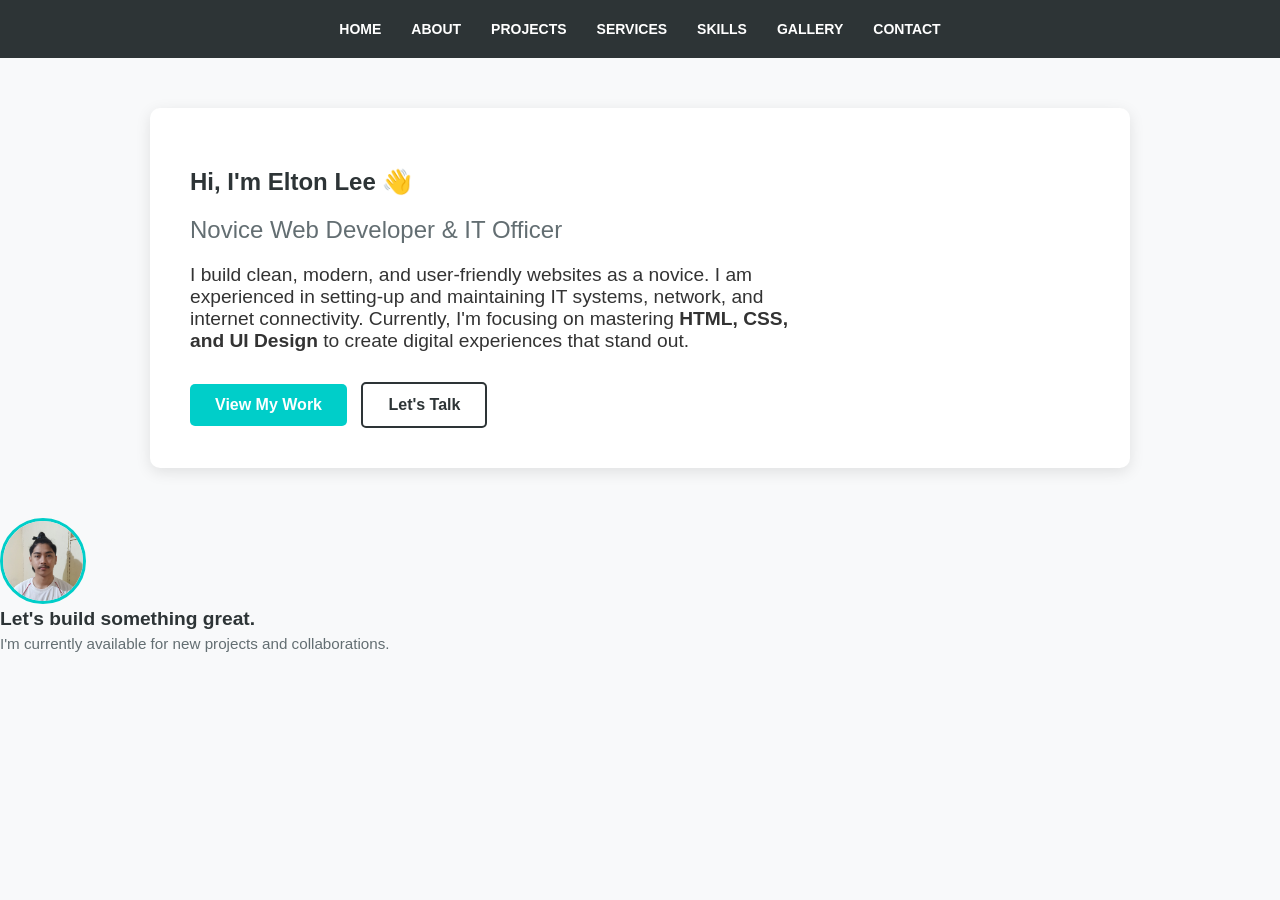
<file: index.html>
<!DOCTYPE html>
<html lang="en">
<head>
    <meta charset="UTF-8">
    <meta name="viewport" content="width=device-width, initial-scale=1.0">
    <link rel="stylesheet" href="style.css">
    <title>My Portfolio</title>
</head>
<body>

    <nav>
        <ul>
            <li><a href="index.html">Home</a></li>
            <li><a href="about.html">About</a></li>
            <li><a href="projects.html">Projects</a></li>
            <li><a href="services.html">Services</a></li>
            <li><a href="skills.html">Skills</a></li>
            <li><a href="testimonials.html">Gallery</a></li>
            <li><a href="contact.html">Contact</a></li>
        </ul>
    </nav>

    <div class="container">
    <section class="hero">
        <h1>Hi, I'm Elton Lee 👋</h1>
        <h2> Novice Web Developer & IT Officer </h2>
        
        <p>
           I build clean, modern, and user-friendly websites as a novice. I am experienced in setting-up and maintaining IT systems, network, and internet connectivity. Currently, I'm focusing on mastering <strong>HTML, CSS, and UI Design</strong> to create digital experiences that stand out.
        </p>

        <div class="cta-buttons">
            <a href="projects.html" class="btn-primary">View My Work</a>
            <a href="contact.html" class="btn-secondary">Let's Talk</a>
        </div>
    </section>
</div>

<div class="profile-footer">
        <img src="me.jpg" alt="Photo of Me" class="footer-avatar">
        <div class="footer-text">
            <h3>Let's build something great.</h3>
            <p>I'm currently available for new projects and collaborations.</p>
        </div>
    </div>
</div>

</body>
</html>
</file>
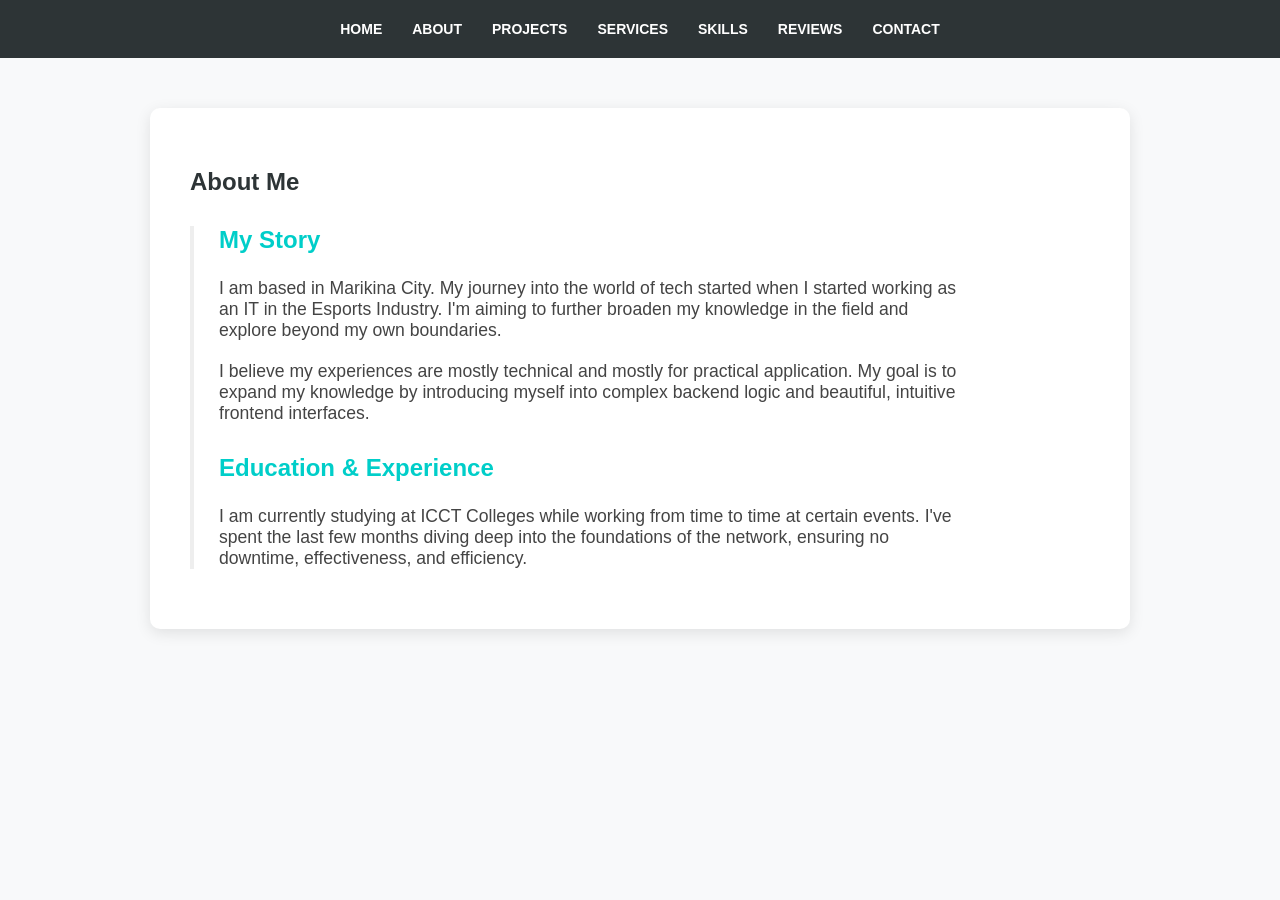
<file: about.html>
<!DOCTYPE html>
<html lang="en">
<head>
    <meta charset="UTF-8">
    <meta name="viewport" content="width=device-width, initial-scale=1.0">
    <link rel="stylesheet" href="style.css">
    <title>My Portfolio</title>
</head>
<body>

    <nav>
        <ul>
            <li><a href="index.html">Home</a></li>
            <li><a href="about.html">About</a></li>
            <li><a href="projects.html">Projects</a></li>
            <li><a href="services.html">Services</a></li>
            <li><a href="skills.html">Skills</a></li>
            <li><a href="testimonials.html">Reviews</a></li>
            <li><a href="contact.html">Contact</a></li>
        </ul>
    </nav>

<div class="container">
    <section class="about-section">
        <h1>About Me</h1>
        
        <div class="about-content">
            <div class="about-text">
                <h3>My Story</h3>
                <p>
                    I am based in Marikina City. My journey into the world of tech started when I started working as an IT in the Esports Industry. I'm aiming to further broaden my knowledge in the field and explore beyond my own boundaries.
                </p>
                <p>
                    I believe my experiences are mostly technical and mostly for practical application. My goal is to expand my knowledge by introducing myself into complex backend logic and beautiful, intuitive frontend interfaces.
                </p>

                <h3>Education & Experience</h3>
                <p>
                    I am currently studying at ICCT Colleges while working from time to time at certain events. I've spent the last few months diving deep into the foundations of the network, ensuring no downtime, effectiveness, and efficiency.
                </p>
            </div>
        </div>
    </section>
</div>

</body>
</html>
</file>
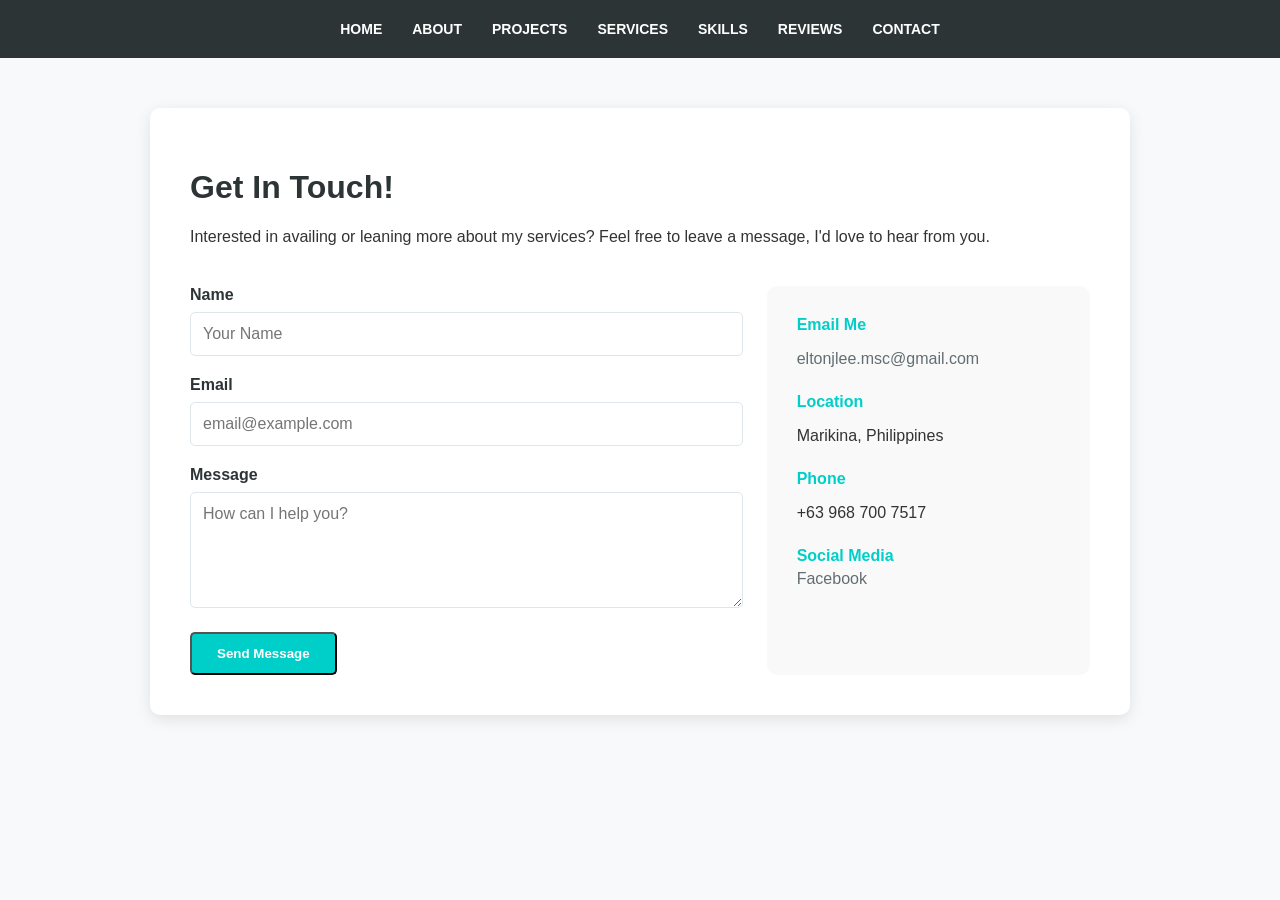
<file: contact.html>
<!DOCTYPE html>
<html lang="en">
<head>
    <meta charset="UTF-8">
    <meta name="viewport" content="width=device-width, initial-scale=1.0">
    <link rel="stylesheet" href="style.css">
    <title>My Portfolio</title>
</head>
<body>

    <nav>
        <ul>
            <li><a href="index.html">Home</a></li>
            <li><a href="about.html">About</a></li>
            <li><a href="projects.html">Projects</a></li>
            <li><a href="services.html">Services</a></li>
            <li><a href="skills.html">Skills</a></li>
            <li><a href="testimonials.html">Reviews</a></li>
            <li><a href="contact.html">Contact</a></li>
        </ul>
    </nav>

<div class="container">
    <h1>Get In Touch!</h1>
    <p>Interested in availing or leaning more about my services? Feel free to leave a message, I'd love to hear from you.</p>

    <div class="contact-wrapper">
        <div class="contact-form">
            <form>
                <div class="form-group">
                    <label>Name</label>
                    <input type="text" placeholder="Your Name">
                </div>
                <div class="form-group">
                    <label>Email</label>
                    <input type="email" placeholder="email@example.com">
                </div>
                <div class="form-group">
                    <label>Message</label>
                    <textarea rows="5" placeholder="How can I help you?"></textarea>
                </div>
                <button type="button" class="btn-primary">Send Message</button>
            </form>
        </div>

        <div class="contact-info">
            <div class="info-item">
                <h4>Email Me</h4>
                <p><a href="mailto:eltonjlee.msc@gmail.com" style="color: #636e72; 
                text-decoration: none;">eltonjlee.msc@gmail.com</a></p>
            </div>
            <div class="info-item">
                <h4>Location</h4>
                <p>Marikina, Philippines</p>
            </div>
            <div class="info-item">
                <h4>Phone</h4>
                <p>+63 968 700 7517</p>
            </div>
            <div class="info-item">
    <h4>Social Media</h4>
    <div class="social-links">
        <a href="https://www.facebook.com/unrthdx.tzy/" target="_blank">Facebook</a>
    </div>
</div>

</body>
</html>
</file>
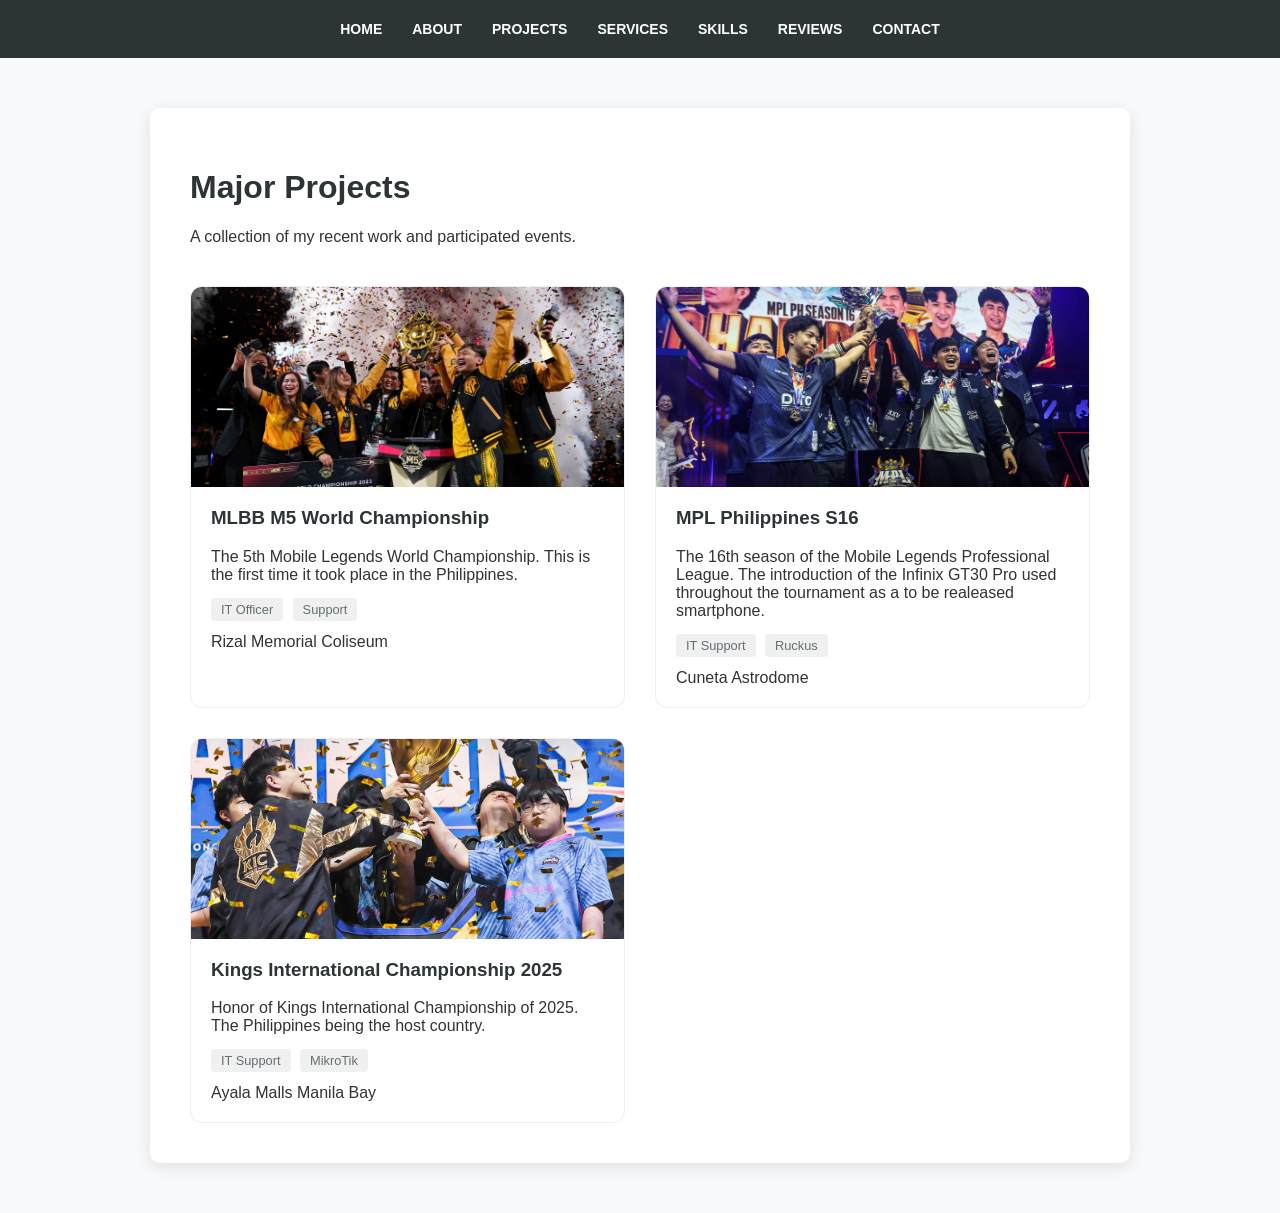
<file: projects.html>
<!DOCTYPE html>
<html lang="en">
<head>
    <meta charset="UTF-8">
    <meta name="viewport" content="width=device-width, initial-scale=1.0">
    <link rel="stylesheet" href="style.css">
    <title>My Portfolio</title>
</head>
<body>

    <nav>
        <ul>
            <li><a href="index.html">Home</a></li>
            <li><a href="about.html">About</a></li>
            <li><a href="projects.html">Projects</a></li>
            <li><a href="services.html">Services</a></li>
            <li><a href="skills.html">Skills</a></li>
            <li><a href="testimonials.html">Reviews</a></li>
            <li><a href="contact.html">Contact</a></li>
        </ul>
    </nav>

<div class="container">
    <h1>Major Projects</h1>
    <p>A collection of my recent work and participated events.</p>

    <div class="project-grid">
        <div class="project-card">
            <div class="project-image">
                <img src="project1.jpg" alt="MLBB M5 WC Site Preview">
            </div>
            <div class="project-info">
                <h3>MLBB M5 World Championship</h3>
                <p>The 5th Mobile Legends World Championship. This is the first time it took place in the Philippines.</p>
                <div class="tags">
                    <span>IT Officer</span>
                    <span>Support</span>
                </div>
                <div class="project-status">Rizal Memorial Coliseum</div>
            </div>
        </div>

        <div class="project-card">
            <div class="project-image">
                <img src="project2.jpg" alt="MPL S16 Site Preview">
            </div>
            <div class="project-info">
                <h3>MPL Philippines S16</h3>
                <p>The 16th season of the Mobile Legends Professional League. The introduction of the Infinix GT30 Pro used throughout the tournament as a to be realeased smartphone. </p>
                <div class="tags">
                    <span>IT Support</span>
                    <span>Ruckus</span>
                </div>
                <div class="project-status">Cuneta Astrodome</div>
            </div>
        </div>

        <div class="project-card">
            <div class="project-image">
                <img src="project3.png" alt="HOK KIC Site Preview">
            </div>
            <div class="project-info">
                <h3>Kings International Championship 2025</h3>
                <p>Honor of Kings International Championship of 2025. The Philippines being the host country.</p>
                <div class="tags">
                    <span>IT Support</span>
                    <span>MikroTik</span>
                </div>
                <div class="project-status">Ayala Malls Manila Bay</div>
            </div>
        </div>
    </div>
</div>

</body>
</html>
</file>
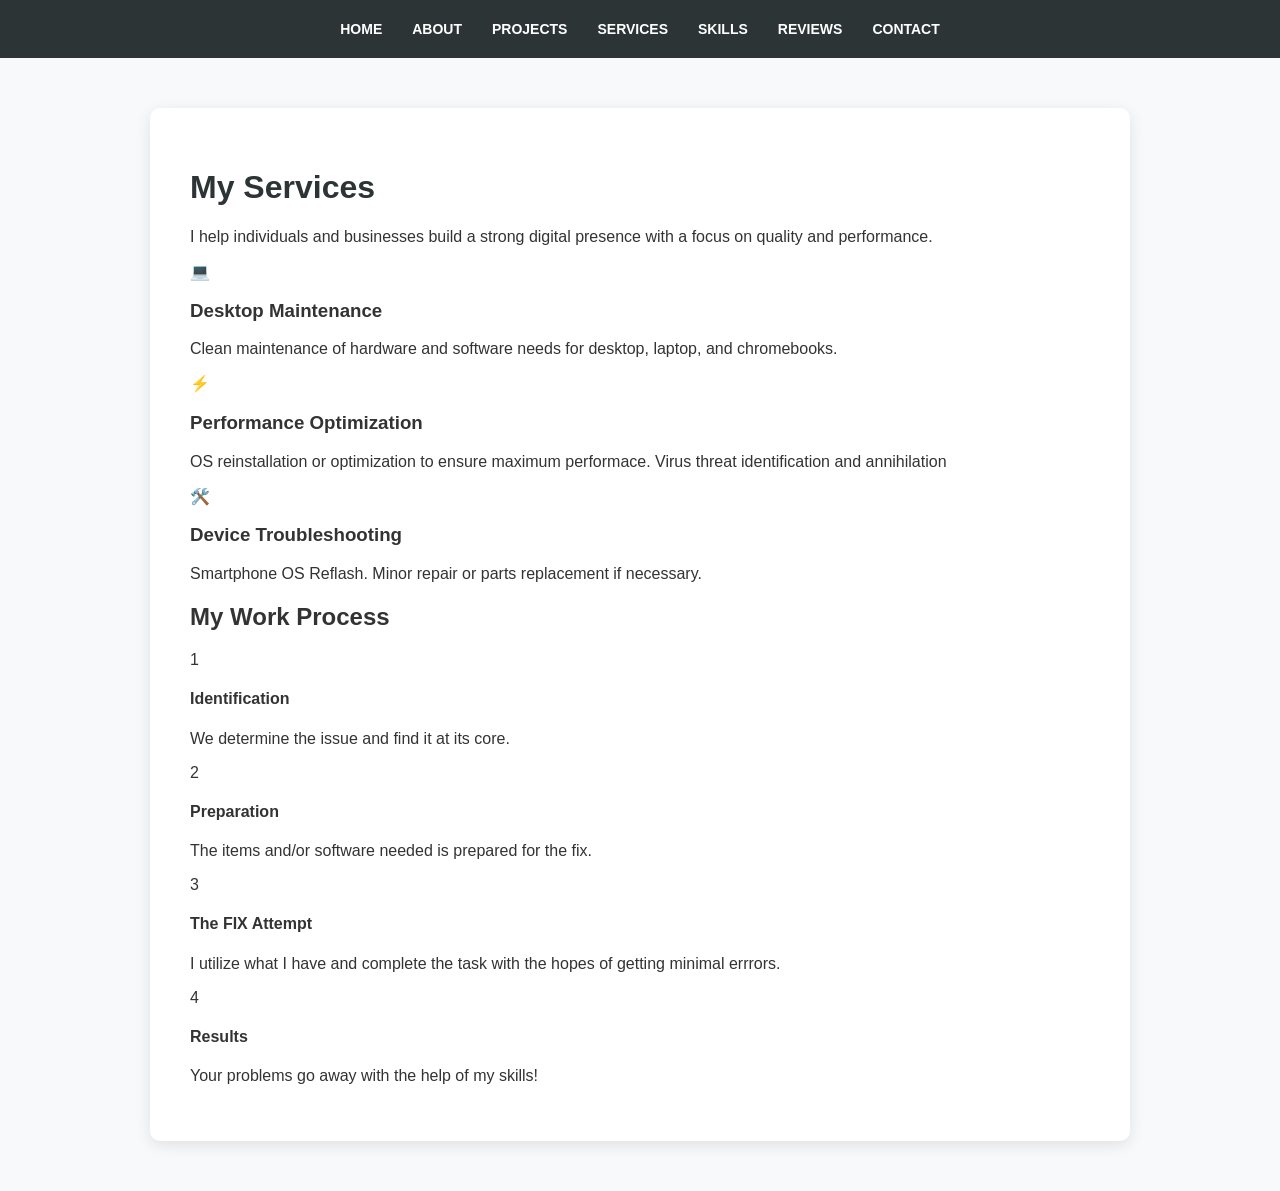
<file: services.html>
<!DOCTYPE html>
<html lang="en">
<head>
    <meta charset="UTF-8">
    <meta name="viewport" content="width=device-width, initial-scale=1.0">
    <link rel="stylesheet" href="style.css">
    <title>My Portfolio</title>
</head>
<body>

    <nav>
        <ul>
            <li><a href="index.html">Home</a></li>
            <li><a href="about.html">About</a></li>
            <li><a href="projects.html">Projects</a></li>
            <li><a href="services.html">Services</a></li>
            <li><a href="skills.html">Skills</a></li>
            <li><a href="testimonials.html">Reviews</a></li>
            <li><a href="contact.html">Contact</a></li>
        </ul>
    </nav>

<div class="container">
    <h1>My Services</h1>
    <p>I help individuals and businesses build a strong digital presence with a focus on quality and performance.</p>

    <div class="services-grid">
        <div class="service-card">
            <div class="service-icon">💻</div>
            <h3>Desktop Maintenance</h3>
            <p>Clean maintenance of hardware and software needs for desktop, laptop, and chromebooks.</p>
        </div>

        <div class="service-card">
            <div class="service-icon">⚡</div>
            <h3>Performance Optimization</h3>
            <p>OS reinstallation or optimization to ensure maximum performace. Virus threat identification and annihilation</p>
        </div>

        <div class="service-card">
            <div class="service-icon">🛠️</div>
            <h3>Device Troubleshooting</h3>
            <p>Smartphone OS Reflash. Minor repair or parts replacement if necessary.</p>
        </div>
    </div>

<div class="process-section">
        <h2>My Work Process</h2>
        <div class="process-steps">
            <div class="step">
                <span>1</span>
                <h4>Identification</h4>
                <p>We determine the issue and find it at its core.</p>
            </div>
            <div class="step">
                <span>2</span>
                <h4>Preparation</h4>
                <p>The items and/or software needed is prepared for the fix.</p>
            </div>
            <div class="step">
                <span>3</span>
                <h4>The FIX Attempt</h4>
                <p>I utilize what I have and complete the task with the hopes of getting minimal errrors.</p>
            </div>
            <div class="step">
                <span>4</span>
                <h4>Results</h4>
                <p>Your problems go away with the help of my skills!</p>
            </div>
        </div>
    </div>
</div>

</body>
</html>
</file>
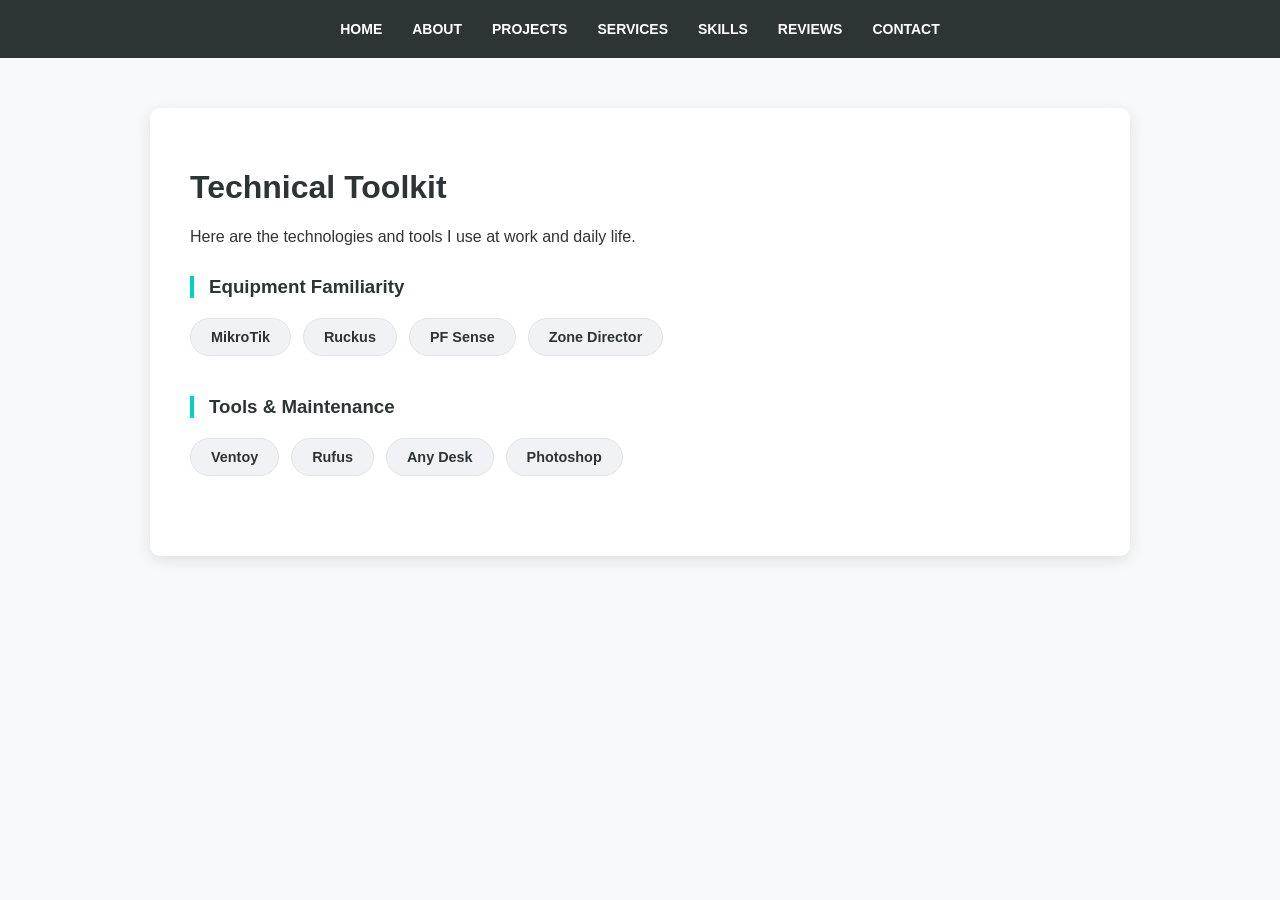
<file: skills.html>
<!DOCTYPE html>
<html lang="en">
<head>
    <meta charset="UTF-8">
    <meta name="viewport" content="width=device-width, initial-scale=1.0">
    <link rel="stylesheet" href="style.css">
    <title>My Portfolio</title>
</head>
<body>

    <nav>
        <ul>
            <li><a href="index.html">Home</a></li>
            <li><a href="about.html">About</a></li>
            <li><a href="projects.html">Projects</a></li>
            <li><a href="services.html">Services</a></li>
            <li><a href="skills.html">Skills</a></li>
            <li><a href="testimonials.html">Reviews</a></li>
            <li><a href="contact.html">Contact</a></li>
        </ul>
    </nav>

<div class="container">
    <h1>Technical Toolkit</h1>
    <p>Here are the technologies and tools I use at work and daily life.</p>

    <div class="skills-wrapper">
        <div class="skill-category">
            <h3>Equipment Familiarity</h3>
            <div class="skill-list">
                <span class="skill-badge">MikroTik</span>
                <span class="skill-badge">Ruckus</span>
                <span class="skill-badge">PF Sense</span>
                <span class="skill-badge">Zone Director</span>
            </div>
        </div>

        <div class="skill-category">
            <h3>Tools & Maintenance</h3>
            <div class="skill-list">
                <span class="skill-badge">Ventoy</span>
                <span class="skill-badge">Rufus</span>
                <span class="skill-badge">Any Desk</span>
                <span class="skill-badge">Photoshop</span>
            </div>
        </div>
    </div>
</div>

</body>
</html>
</file>
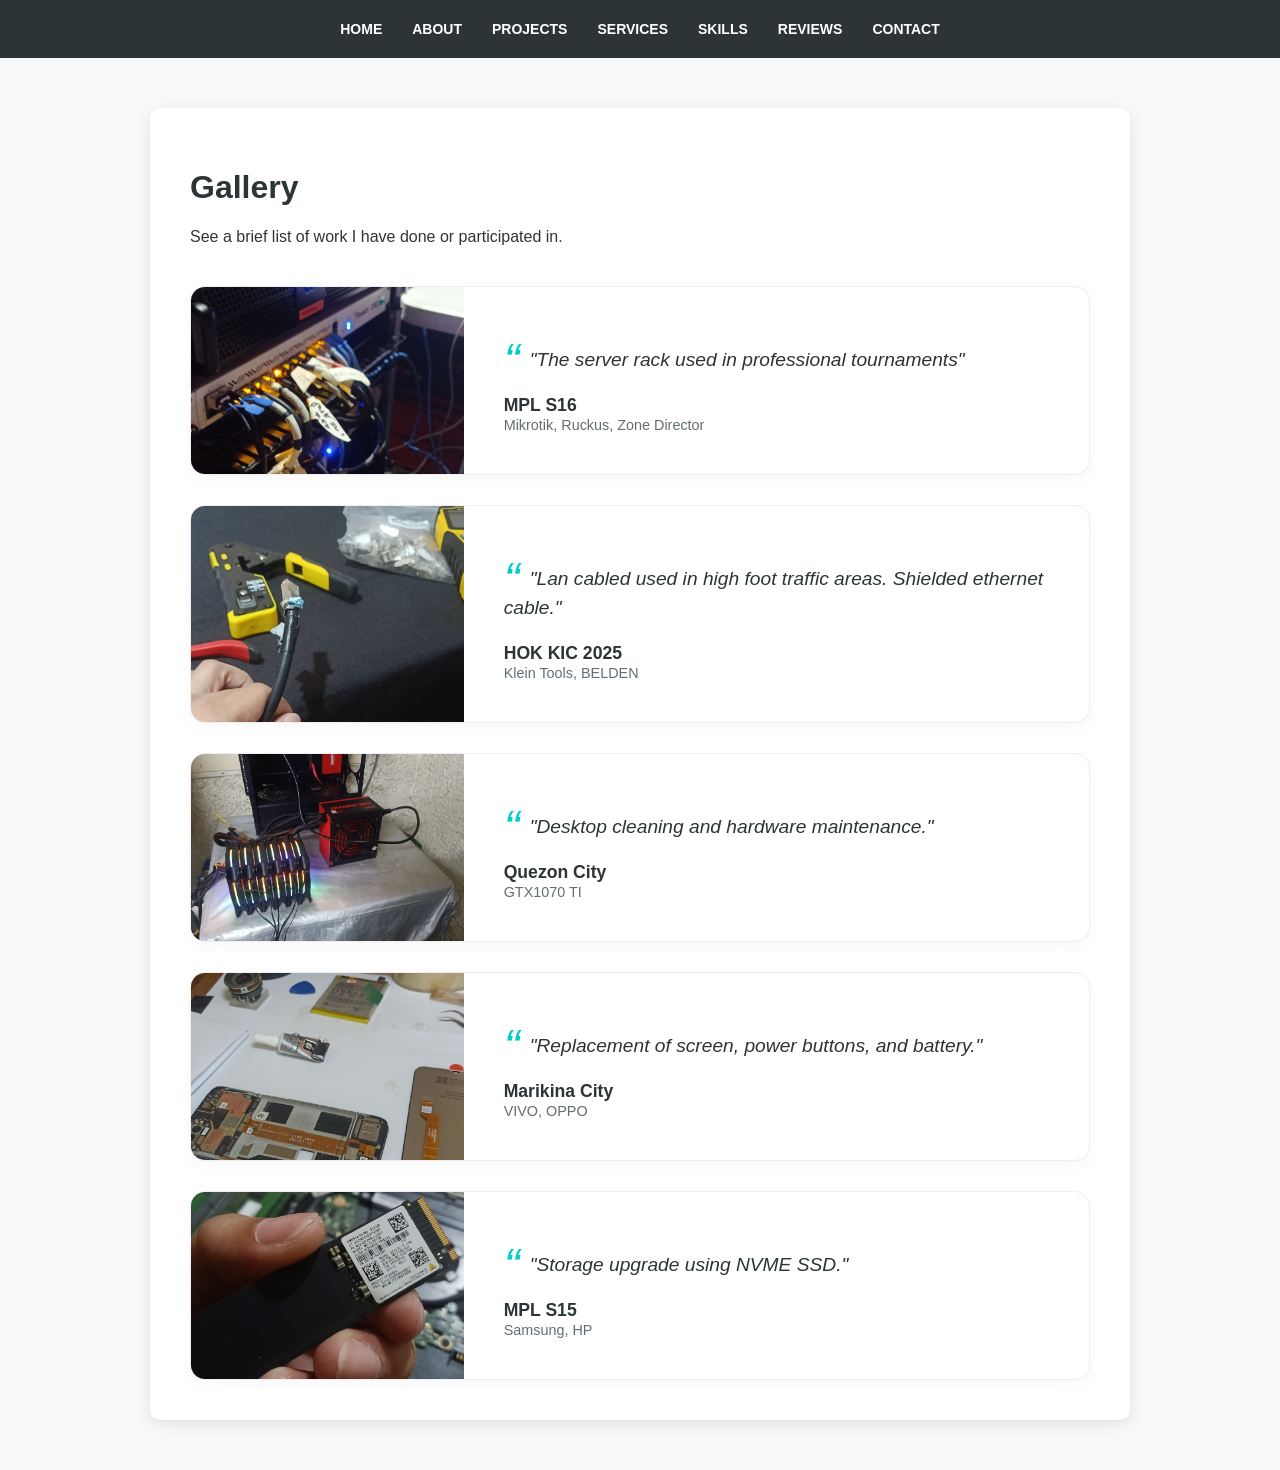
<file: testimonials.html>
<!DOCTYPE html>
<html lang="en">
<head>
    <meta charset="UTF-8">
    <meta name="viewport" content="width=device-width, initial-scale=1.0">
    <link rel="stylesheet" href="style.css">
    <title>My Portfolio</title>
</head>
<body>

    <nav>
        <ul>
            <li><a href="index.html">Home</a></li>
            <li><a href="about.html">About</a></li>
            <li><a href="projects.html">Projects</a></li>
            <li><a href="services.html">Services</a></li>
            <li><a href="skills.html">Skills</a></li>
            <li><a href="testimonials.html">Reviews</a></li>
            <li><a href="contact.html">Contact</a></li>
        </ul>
    </nav>

<div class="container">
    <h1>Gallery</h1>
    <p>See a brief list of work I have done or participated in.</p>



    <div class="reviews-gallery">
        <div class="review-card">
            <div class="review-image">
                <img src="project7.jpg" alt="Work for Client 1">
            </div>
            <div class="review-content">
                <p class="quote">"The server rack used in professional tournaments"</p>
                <div class="client-info">
                    <strong>MPL S16</strong>
                    <span>Mikrotik, Ruckus, Zone Director</span>
                </div>
            </div>
        </div>

        <div class="review-card">
            <div class="review-image">
                <img src="project4.jpg" alt="Work for Client 2">
            </div>
            <div class="review-content">
                <p class="quote">"Lan cabled used in high foot traffic areas. Shielded ethernet cable."</p>
                <div class="client-info">
                    <strong>HOK KIC 2025</strong>
                    <span>Klein Tools, BELDEN</span>
                </div>
            </div>
        </div>

        <div class="review-card">
            <div class="review-image">
                <img src="project9.jpg" alt="Work for Client 2">
            </div>
            <div class="review-content">
                <p class="quote">"Desktop cleaning and hardware maintenance."</p>
                <div class="client-info">
                    <strong>Quezon City</strong>
                    <span>GTX1070 TI
                </div>
            </div>
        </div>

        <div class="review-card">
            <div class="review-image">
                <img src="project5.jpg" alt="Work for Client 2">
            </div>
            <div class="review-content">
                <p class="quote">"Replacement of screen, power buttons, and battery."</p>
                <div class="client-info">
                    <strong>Marikina City</strong>
                    <span>VIVO, OPPO</span>
                </div>
            </div>
        </div>

        <div class="review-card">
            <div class="review-image">
                <img src="project6.jpg" alt="Work for Client 3">
            </div>
            <div class="review-content">
                <p class="quote">"Storage upgrade using NVME SSD."</p>
                <div class="client-info">
                    <strong>MPL S15</strong>
                    <span>Samsung, HP</span>
                </div>
            </div>
        </div>
    </div>
</div>

</body>
</html>
</file>
<file: style.css>
/* style.css */
body {
    font-family: 'Segoe UI', sans-serif;
    margin: 0;
    background-color: #f8f9fa;
    color: #333;
}

/* The 7-Tab Menu */
nav {
    background: #2d3436;
    padding: 15px 0;
    text-align: center;
    position: sticky;
    top: 0;
}

nav ul {
    list-style: none;
    padding: 0;
    margin: 0;
    display: flex;
    justify-content: center;
    flex-wrap: wrap; /* Keeps it from breaking on mobile */
}

nav li { margin: 5px 15px; }

nav a {
    color: white;
    text-decoration: none;
    font-weight: bold;
    font-size: 14px;
    text-transform: uppercase;
    transition: 0.3s;
}

nav a:hover { color: #00cec9; }

/* Content Box */
.container {
    max-width: 900px;
    margin: 50px auto;
    background: white;
    padding: 40px;
    border-radius: 10px;
    box-shadow: 0 4px 15px rgba(0,0,0,0.1);
}

h1 { color: #2d3436; }

/* Home Page Specific Styles */
.hero h2 {
    color: #636e72;
    font-weight: 400;
    margin-bottom: 20px;
}

.hero p {
    font-size: 1.2rem;
    max-width: 600px;
}

.cta-buttons {
    margin-top: 30px;
}

/* Button Styling */
.btn-primary, .btn-secondary {
    padding: 12px 25px;
    border-radius: 5px;
    text-decoration: none;
    font-weight: bold;
    display: inline-block;
    margin-right: 10px;
}

.btn-primary {
    background-color: #00cec9;
    color: white;
}

.btn-secondary {
    border: 2px solid #2d3436;
    color: #2d3436;
}

.btn-primary:hover { opacity: 0.8; }
.btn-secondary:hover { background: #2d3436; color: white; }

/* About Page Styling */
.about-section h3 {
    color: #00cec9;
    margin-top: 30px;
    font-size: 1.5rem;
}

.about-text p {
    margin-bottom: 20px;
    font-size: 1.1rem;
    color: #444;
    max-width: 750px; /* Keeps lines from being too long and hard to read */
}

/* Optional: Adding a subtle border-left to the story section */
.about-text {
    border-left: 4px solid #eee;
    padding-left: 25px;
}

/* Project Grid Layout */
.project-grid {
    display: grid;
    grid-template-columns: repeat(auto-fit, minmax(300px, 1fr));
    gap: 30px;
    margin-top: 40px;
}

.project-card {
    background: #fff;
    border: 1px solid #eee;
    border-radius: 12px;
    overflow: hidden;
    transition: transform 0.3s ease, box-shadow 0.3s ease;
}

.project-card:hover {
    transform: translateY(-10px);
    box-shadow: 0 10px 30px rgba(0,0,0,0.1);
}

.project-image img {
    width: 100%;       /* Fills the width of the card */
    height: 200px;      /* Forces a consistent height for all cards */
    object-fit: cover;  /* MAGIC: Crops the image to fit instead of stretching it */
    display: block;
}

.project-info {
    padding: 20px;
}

.project-info h3 {
    margin-top: 0;
    color: #2d3436;
}

.tags {
    margin: 15px 0;
}

.tags span {
    background: #f0f0f0;
    color: #636e72;
    padding: 4px 10px;
    border-radius: 4px;
    font-size: 0.8rem;
    margin-right: 5px;
}

.project-link {
    color: #00cec9;
    text-decoration: none;
    font-weight: bold;
}

/* Skills Page Styling */
.skills-wrapper {
    margin-top: 30px;
}

.skill-category {
    margin-bottom: 40px;
}

.skill-category h3 {
    border-left: 4px solid #00cec9;
    padding-left: 15px;
    margin-bottom: 20px;
    color: #2d3436;
}

.skill-list {
    display: flex;
    flex-wrap: wrap;
    gap: 12px;
}

.skill-badge {
    background: #f1f2f6;
    color: #2d3436;
    padding: 10px 20px;
    border-radius: 50px; /* Makes them pill-shaped */
    font-weight: 600;
    font-size: 0.9rem;
    transition: all 0.3s ease;
    border: 1px solid #dfe6e9;
}

.skill-badge:hover {
    background: #00cec9;
    color: white;
    transform: scale(1.05);
    border-color: #00cec9;
}

/* Reviews Gallery Styling */
.reviews-gallery {
    display: flex;
    flex-direction: column; /* Stacks them vertically */
    gap: 30px;
    margin-top: 40px;
}

.review-card {
    display: flex; /* Side-by-side layout */
    background: #fff;
    border: 1px solid #eee;
    border-radius: 15px;
    overflow: hidden;
    box-shadow: 0 5px 15px rgba(0,0,0,0.03);
}

.review-image {
    flex: 1; /* Takes up 40% of the card */
    min-width: 250px;
}

.review-image img {
    width: 100%;
    height: 100%;
    object-fit: cover;
}

.review-content {
    flex: 2; /* Takes up 60% of the card */
    padding: 40px;
    display: flex;
    flex-direction: column;
    justify-content: center;
}

.quote {
    font-size: 1.2rem;
    font-style: italic;
    color: #2d3436;
    margin-bottom: 20px;
    line-height: 1.5;
}

.quote::before {
    content: "“";
    font-size: 3rem;
    color: #00cec9;
    line-height: 0;
    vertical-align: middle;
    margin-right: 10px;
}

.client-info strong {
    display: block;
    color: #2d3436;
    font-size: 1.1rem;
}

.client-info span {
    color: #636e72;
    font-size: 0.9rem;
}

/* Mobile: Stack image on top of text */
@media (max-width: 768px) {
    .review-card {
        flex-direction: column;
    }
    .review-image {
        height: 200px;
    }
}

/* Contact Page Styling */
.contact-wrapper {
    display: flex;
    gap: 50px;
    margin-top: 40px;
}

.contact-form {
    flex: 2;
}

.contact-info {
    flex: 1;
    background: #f9f9f9;
    padding: 30px;
    border-radius: 10px;
}

.form-group {
    margin-bottom: 20px;
}

.form-group label {
    display: block;
    margin-bottom: 8px;
    font-weight: 600;
    color: #2d3436;
}

input, textarea {
    width: 100%;
    padding: 12px;
    border: 1px solid #dfe6e9;
    border-radius: 5px;
    font-family: inherit;
    font-size: 1rem;
}

input:focus, textarea:focus {
    outline: none;
    border-color: #00cec9;
    box-shadow: 0 0 0 2px rgba(0, 206, 201, 0.1);
}

.info-item {
    margin-bottom: 25px;
}

.info-item h4 {
    margin: 0 0 5px 0;
    color: #00cec9;
}

.social-links a {
    display: block;
    color: #636e72;
    text-decoration: none;
    margin-bottom: 5px;
    transition: 0.3s;
}

.social-links a:hover {
    color: #00cec9;
    padding-left: 5px;
}

/* Mobile: Stack form and info */
@media (max-width: 768px) {
    .contact-wrapper {
        flex-direction: column;
    }
}

```css
/* Bottom Profile Section */
.profile-footer {
    margin-top: 60px;
    padding-top: 40px;
    border-top: 1px solid #eee;
    display: flex;
    align-items: center;
    gap: 20px;
}

.footer-avatar {
    width: 80px;
    height: 80px;
    border-radius: 50%; /* Makes it a circle */
    object-fit: cover;
    border: 3px solid #00cec9; /* Adds a nice teal ring around your photo */
}

.footer-text h3 {
    margin: 0;
    font-size: 1.2rem;
    color: #2d3436;
}

.footer-text p {
    margin: 5px 0 0 0;
    font-size: 0.95rem;
    color: #636e72;
}

/* Mobile: Center everything on small screens */
@media (max-width: 600px) {
    .profile-footer {
        flex-direction: column;
        text-align: center;
    }
}
</file>
